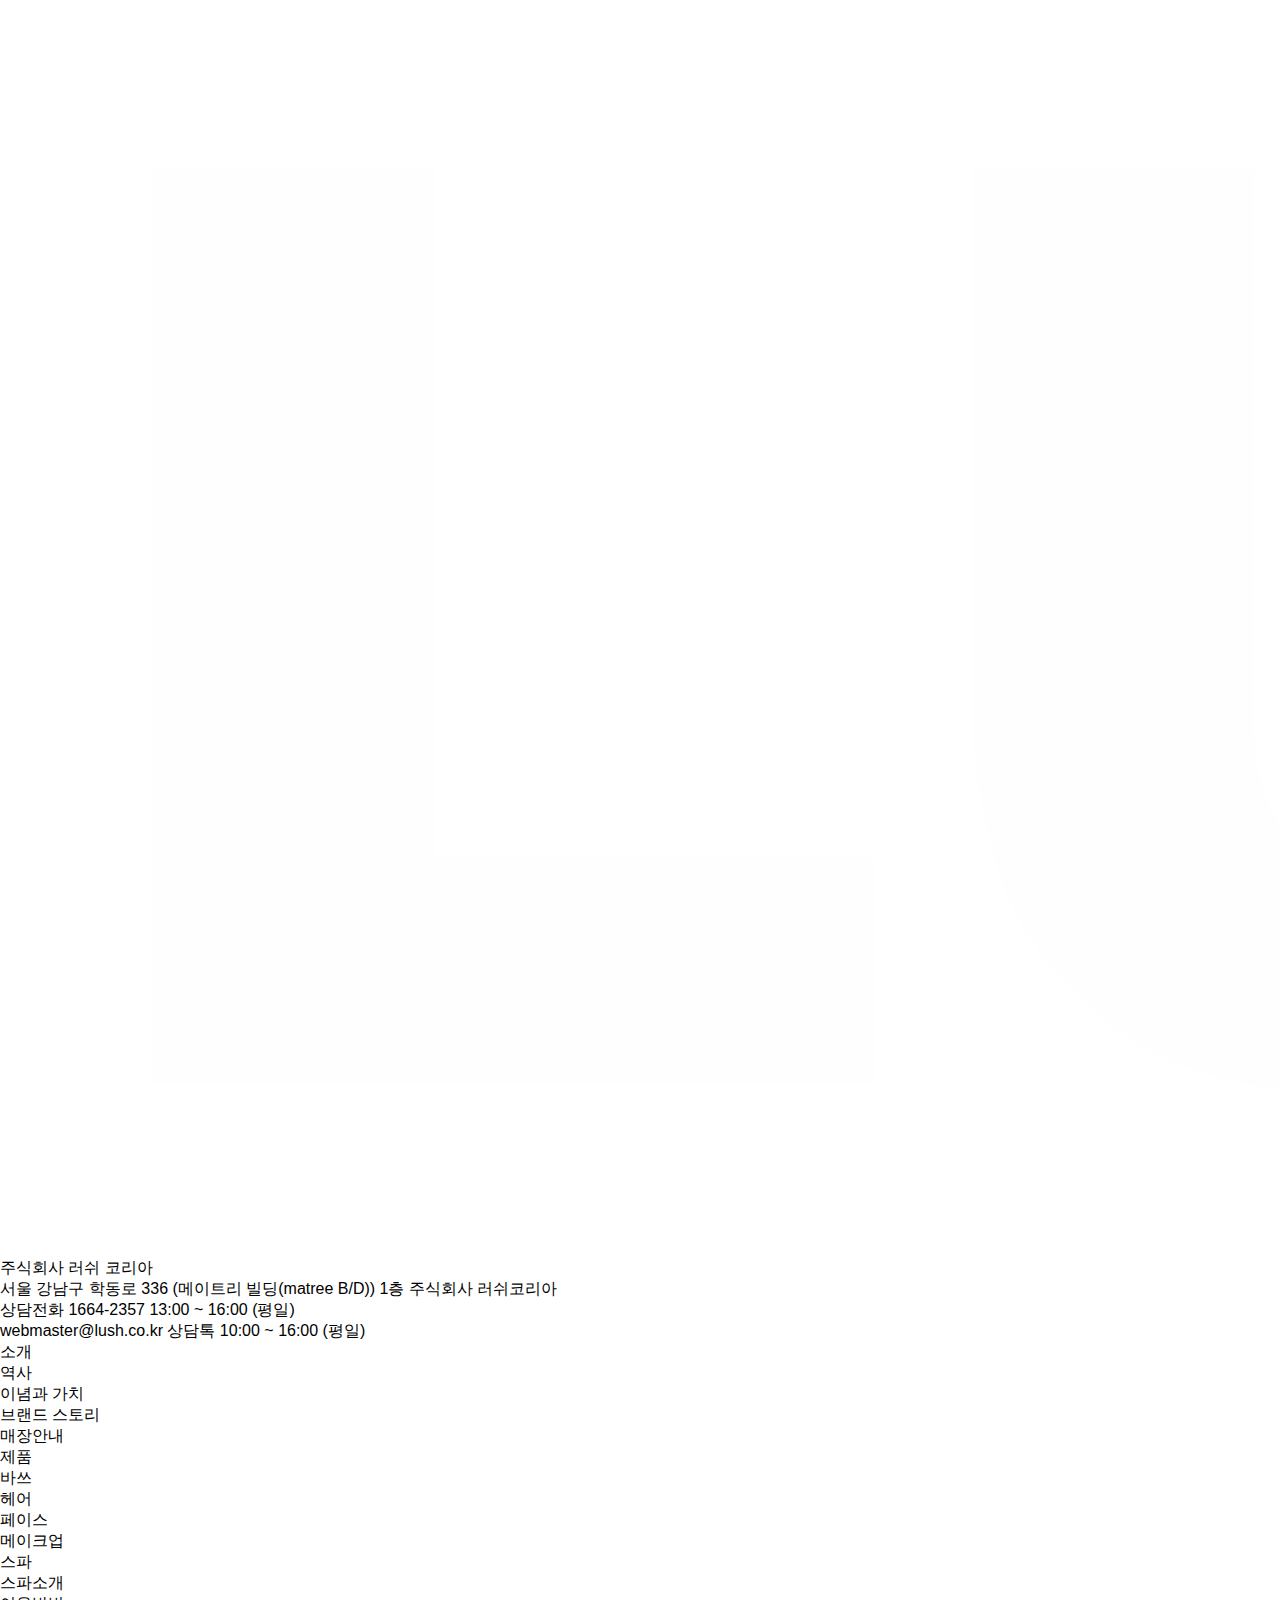
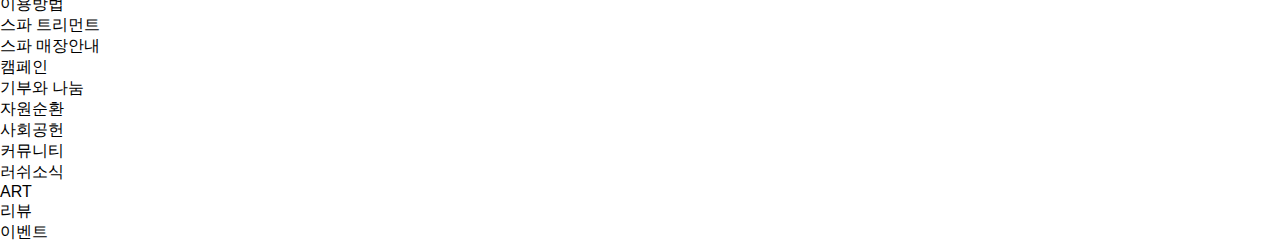
<file: footer.html>
<!DOCTYPE html>
<html lang="en">
<head>
    <meta charset="UTF-8">
    <meta name="viewport" content="width=device-width, initial-scale=1.0">
    <title>Document</title>
    <link rel="stylesheet" href="css/index.css">
</head>
<body>
    <div id="header"></div>
    <div id="section"></div>
    <div id="footer">
        <div class="footer_1">
            <div class="ft_left">
                <h1><img src="images/logowhite.png"></h1>
                <p><span>주식회사 러쉬 코리아</span></p>
                <p>서울 강남구 학동로 336 (메이트리 빌딩(matree B/D)) 1층 주식회사 러쉬코리아</p>
                <p>상담전화 1664-2357 13:00 ~ 16:00 (평일)</p>
                <p>webmaster@lush.co.kr 상담톡 10:00 ~ 16:00 (평일)</p>
            </div>
            <div class="ft_right">
                <ul class="ft_gnb">
                    <li>
                        <a href="#">소개</a>
                        <ul class="ft_sub">
                            <li><a href="#">역사</a></li>
                            <li><a href="#">이념과 가치</a></li>
                            <li><a href="#">브랜드 스토리</a></li>
                            <li><a href="#">매장안내</a></li>
                        </ul>
                    </li>
                    <li>
                        <a href="#">제품</a>
                        <ul class="ft_sub">
                            <li><a href="#">바쓰</a></li>
                            <li><a href="#">헤어</a></li>
                            <li><a href="#">페이스</a></li>
                            <li><a href="#">메이크업</a></li>
                        </ul>
                    </li>
                    <li><a href="#">스파</a>
                        <ul class="ft_sub">
                            <li><a href="spa.html"><span>스파소개</span></a></li>
                            <li><a href="#">이용방법</a></li>
                            <li><a href="#">스파 트리먼트</a></li>
                            <li><a href="#">스파 매장안내</a></li>
                        </ul>
                    </li>
                    <li>
                        <a href="#">캠페인</a>
                        <ul class="ft_sub">
                            <li><a href="camp.html"><span>기부와 나눔</span></a></li>
                            <li><a href="#">자원순환</a></li>
                            <li><a href="#">사회공헌</a></li>
                        </ul>
                    </li>
                    <li><a href="#">커뮤니티</a>
                        <ul class="ft_sub">
                            <li><a href="#">러쉬소식</a></li>
                            <li><a href="#">ART</a></li>
                            <li><a href="#">리뷰</a></li>
                            <li><a href="#">이벤트</a></li>
                        </ul>
                    </li>
                </ul>
            </div>
        </div>
        <div class="footer_2">

        </div>
    </div>
</body>
</html>
</file>
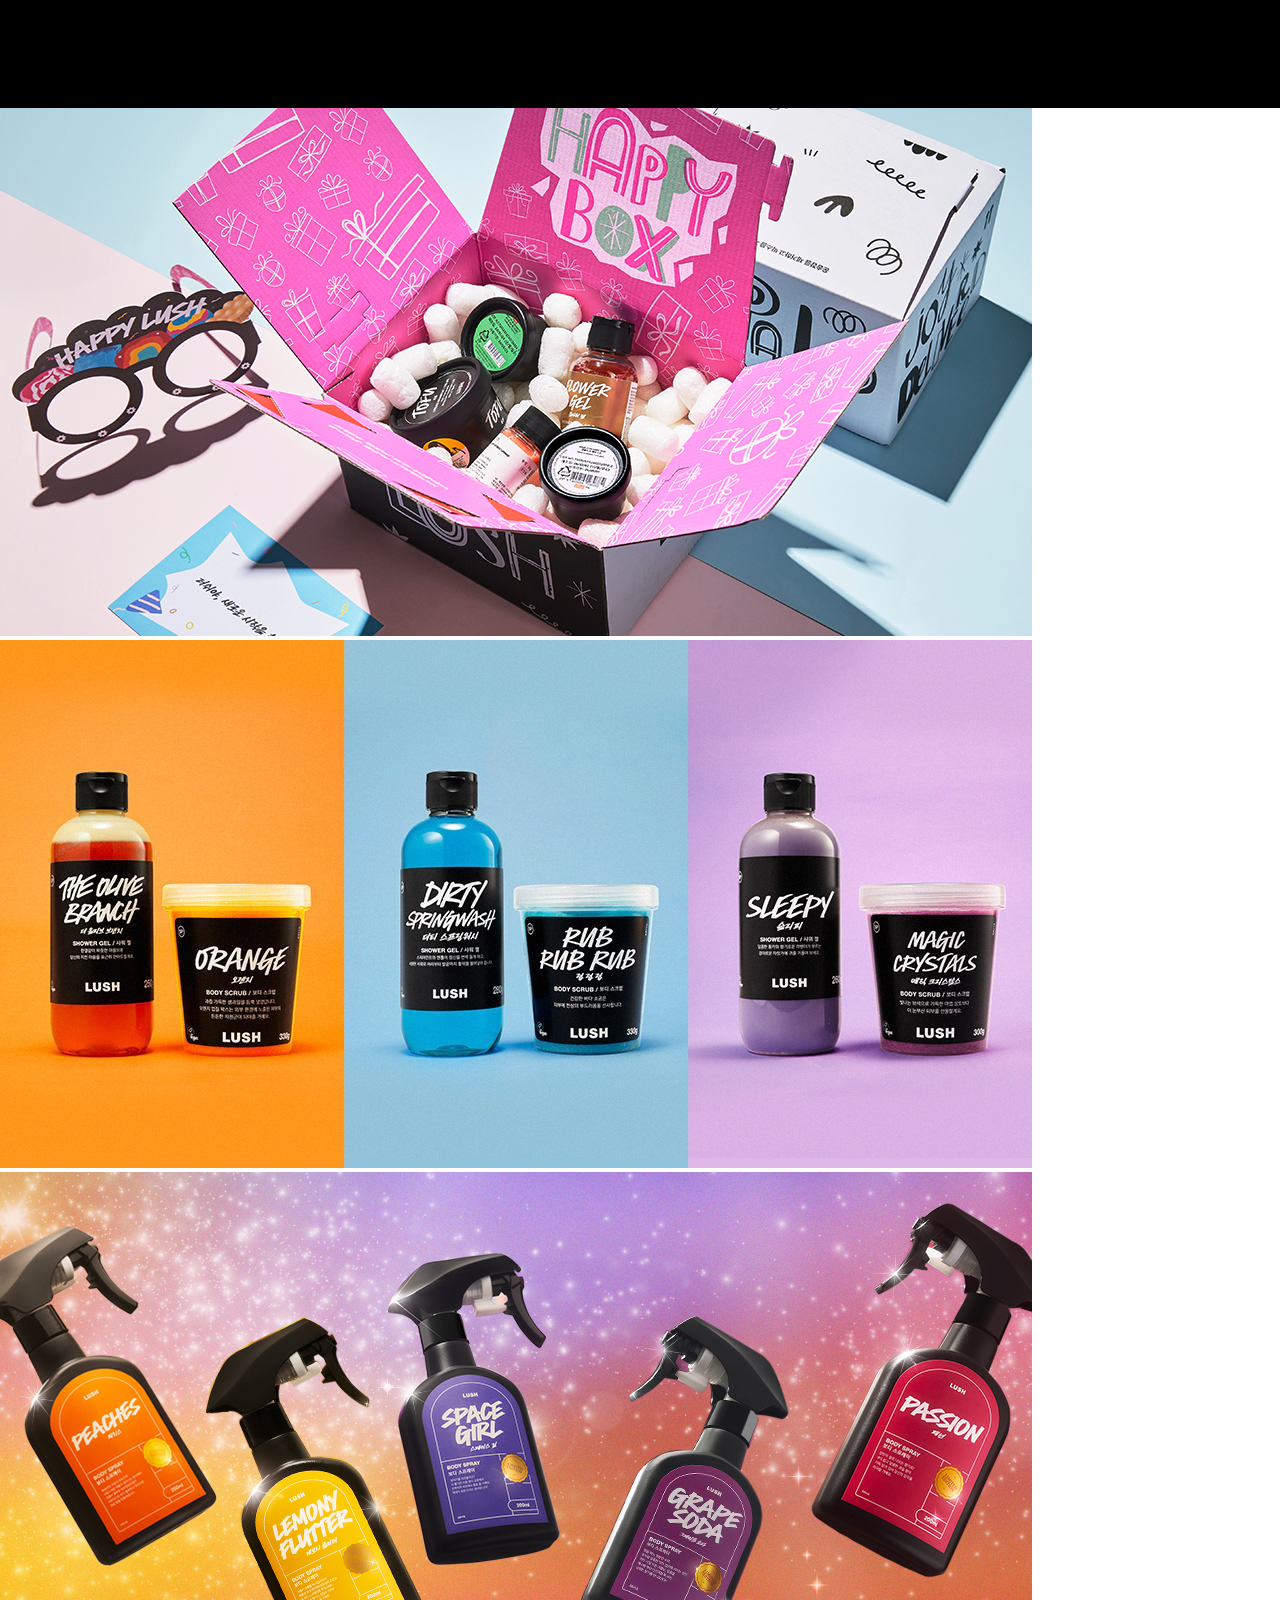
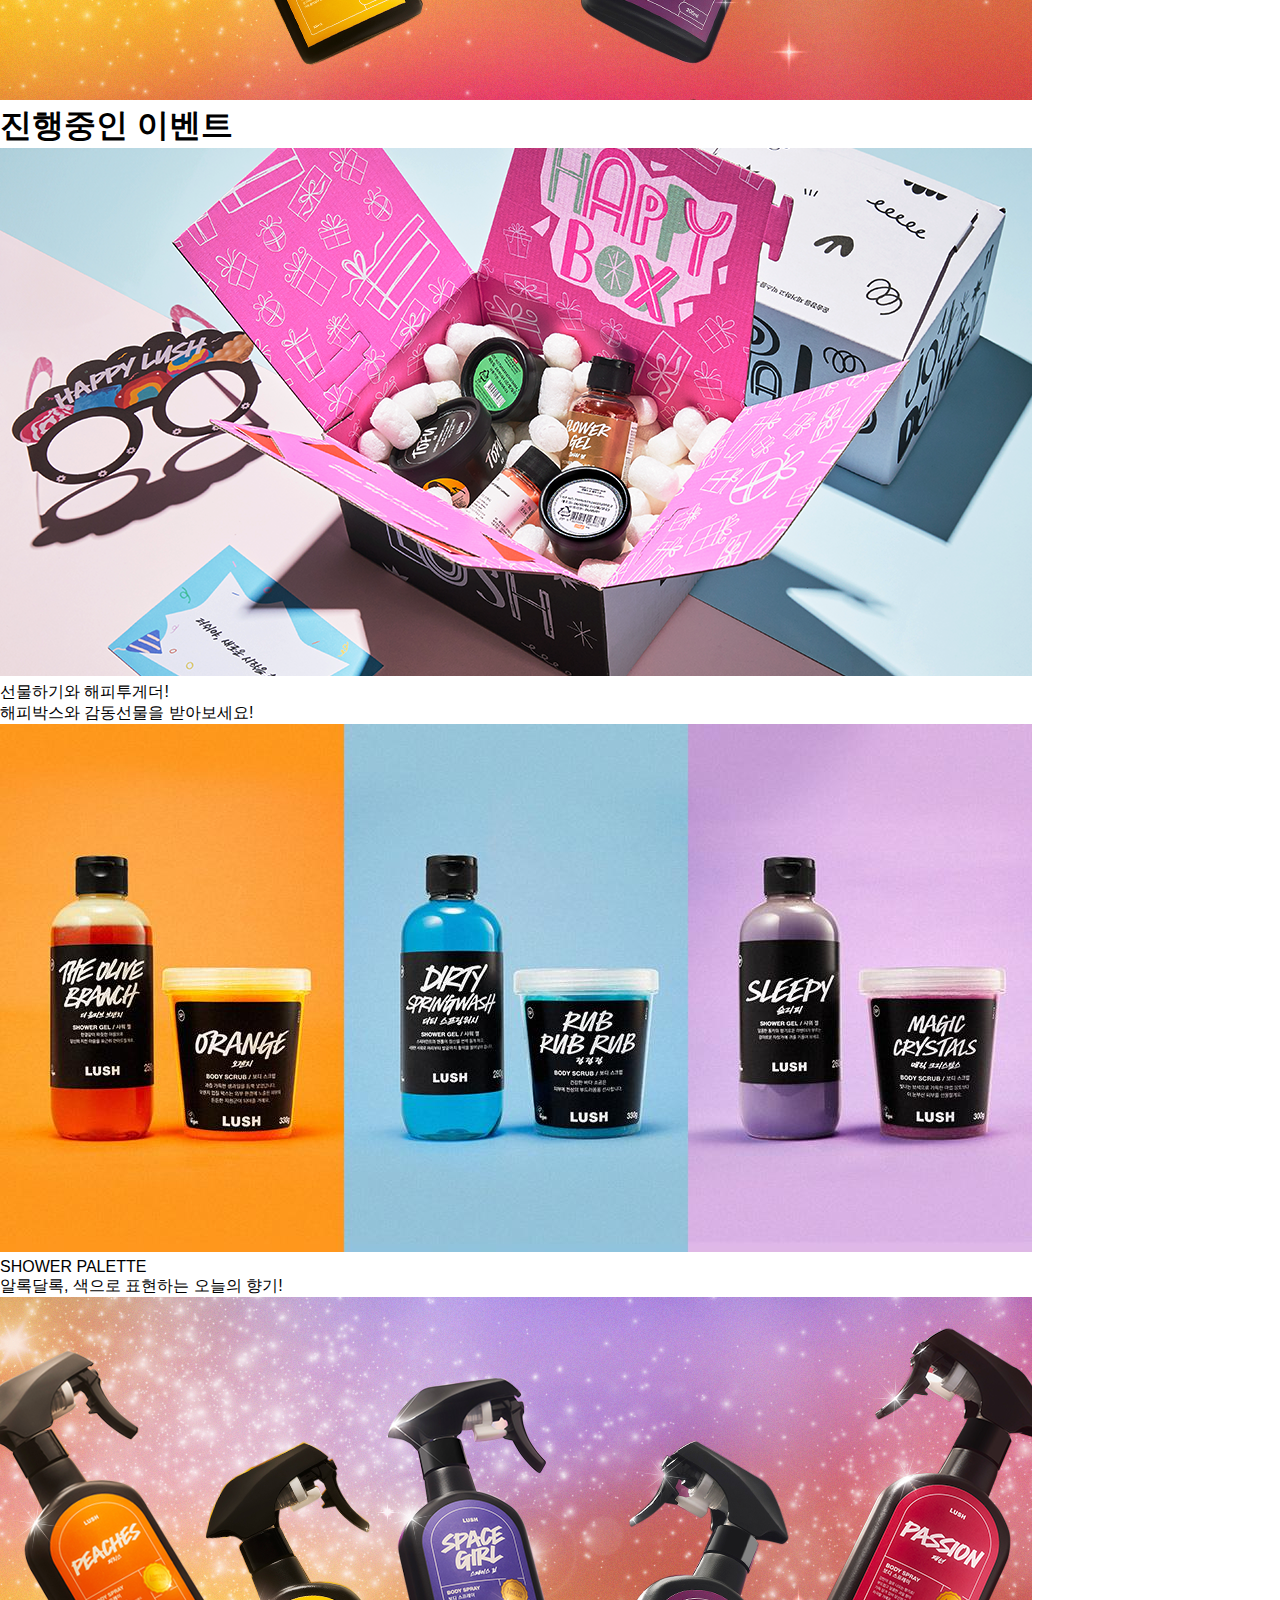
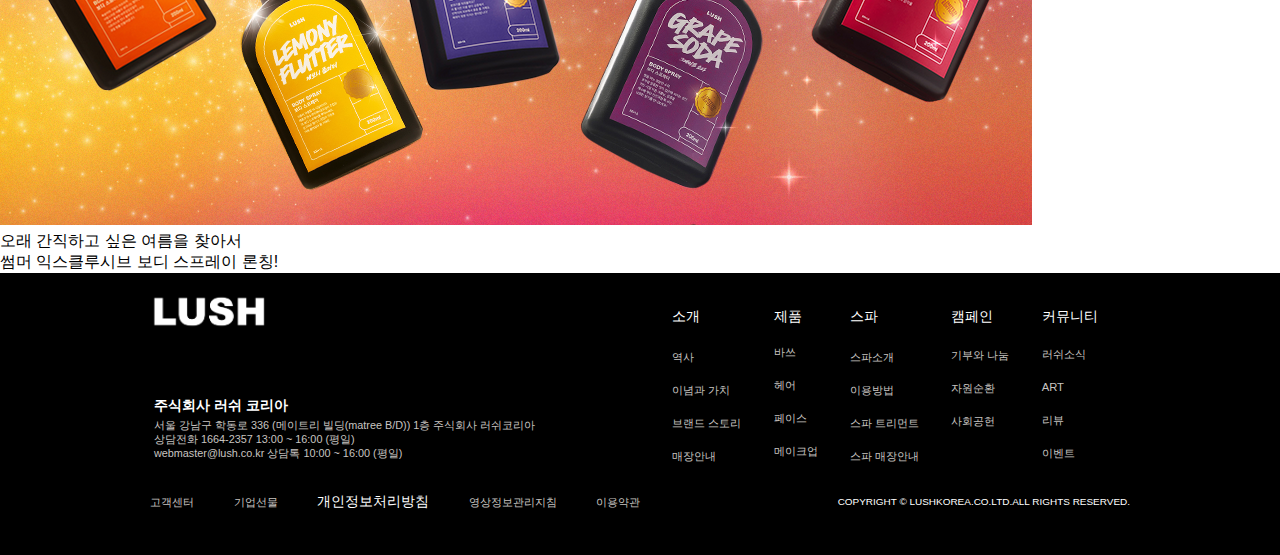
<file: newfooter.html>
<!DOCTYPE html>
<html lang="en">

<head>
    <meta charset="UTF-8">
    <meta name="viewport" content="width=device-width, initial-scale=1.0">
    <title>Document</title>
    <link rel="stylesheet" href="css/newfooter.css">
    <script src="https://code.jquery.com/jquery-3.7.1.min.js"></script>
</head>

<body>
    <div id="header"></div>
    <div id="section">
        <div class="main7">
            <div class="main7_box">
                <div class="main7_tab">
                    <ul class="tab_menu">
                        <li class="active"><img src="images/happy.png" alt="선물하기"></li>
                        <li><img src="images/shower.jpg" alt="샤워플레이트"></li>
                        <li><img src="images/summer.png" alt="여름을 찾아서"></li>
                    </ul>
                </div>
                <div class="conts_group">
                    <h1>진행중인 이벤트</h1>
                    <div class="tab_conts">
                        <div class="event_conts">
                            <h2><img src="images/happy.png" alt="선물하기"></h2>
                            <p><span>선물하기와 해피투게더!</span></p>
                            <p>해피박스와 감동선물을 받아보세요!</p>
                        </div>
                        <div class="event_conts">
                            <h2><img src="images/shower.jpg" alt="샤워플레이트"></h2>
                            <p><span>SHOWER PALETTE</span></p>
                            <p>알록달록, 색으로 표현하는 오늘의 향기!</p>
                        </div>
                        <div class="event_conts">
                            <h2><img src="images/summer.png" alt="여름을 찾아서"></h2>
                            <p><span>오래 간직하고 싶은 여름을 찾아서</span></p>
                            <p>썸머 익스클루시브 보디 스프레이 론칭!</p>
                        </div>
                    </div>
                </div>
            </div>
        </div>
    </div>
    <div id="footer">
        <div class="footer_box">
            <div class="footer_1">
                <div class="ft_left">
                    <h1><img src="images/logowhite.png"></h1>
                    <p><span>주식회사 러쉬 코리아</span></p>
                    <address>
                        <p>서울 강남구 학동로 336 (메이트리 빌딩(matree B/D)) 1층 주식회사 러쉬코리아</p>
                        <p>상담전화 1664-2357 13:00 ~ 16:00 (평일)</p>
                        <p>webmaster@lush.co.kr 상담톡 10:00 ~ 16:00 (평일)</p>
                    </address>
                </div>
                <div class="ft_right">
                    <ul class="ft_gnb">
                        <li>
                            <a href="#">소개</a>
                            <ul class="ft_sub">
                                <li><a href="#">역사</a></li>
                                <li><a href="#">이념과 가치</a></li>
                                <li><a href="#">브랜드 스토리</a></li>
                                <li><a href="#">매장안내</a></li>
                            </ul>
                        </li>
                        <li>
                            <a href="#">제품</a>
                            <ul class="ft_sub">
                                <li><a href="#">바쓰</a></li>
                                <li><a href="#">헤어</a></li>
                                <li><a href="#">페이스</a></li>
                                <li><a href="#">메이크업</a></li>
                            </ul>
                        </li>
                        <li><a href="#">스파</a>
                            <ul class="ft_sub">
                                <li><a href="spa.html"><span>스파소개</span></a></li>
                                <li><a href="#">이용방법</a></li>
                                <li><a href="#">스파 트리먼트</a></li>
                                <li><a href="#">스파 매장안내</a></li>
                            </ul>
                        </li>
                        <li>
                            <a href="#">캠페인</a>
                            <ul class="ft_sub">
                                <li><a href="camp.html"><span>기부와 나눔</span></a></li>
                                <li><a href="#">자원순환</a></li>
                                <li><a href="#">사회공헌</a></li>
                            </ul>
                        </li>
                        <li><a href="#">커뮤니티</a>
                            <ul class="ft_sub">
                                <li><a href="#">러쉬소식</a></li>
                                <li><a href="#">ART</a></li>
                                <li><a href="#">리뷰</a></li>
                                <li><a href="#">이벤트</a></li>
                            </ul>
                        </li>
                    </ul>
                </div>
            </div>
            <div class="footer_2">
                <div class="ft_menu">
                    <p><a href="#">고객센터</a></p>
                    <p><a href="#">기업선물</a></p>
                    <p><span><a href="#">개인정보처리방침</a></span></p>
                    <p><a href="#">영상정보관리지침</a></p>
                    <p><a href="#">이용약관</a></p>
                </div>
                <div class="copy">
                    <p>COPYRIGHT © LUSHKOREA.CO.LTD.ALL RIGHTS RESERVED.</p>
                </div>
            </div>
        </div>
    </div>
</body>

</html>
</file>
<file: css/index.css>
@charset "UTF-8";

*{margin: 0; padding: 0;}
ul{list-style: none;}
a{text-decoration: none; color: black;}

body{
  font-family: "Inter","Noto Sans KR", sans-serif;
  font-optical-sizing: auto;
  font-weight: weight;
  font-style: normal;
}
/* .clearFix::after{
    content:"";
    display: block;
    clear: both;
} */

#section .main1{
    width: 100%; height:50%;
    position: relative;
    background-color: black;
}
#section .main1 .wrap_list{
    width: 100%; height: 100%; 
    overflow: hidden;
    margin: 0 auto;
}
#section .main1 .wrap_list .list{
    width: 300%; height: 100%;
    margin-left: -100%;
    display: flex;
}
#section .main1 .wrap_list .list>li{
    width: calc(100% / 3); height: 100%;
    background-repeat: no-repeat;
    background-color: black;
    box-sizing: border-box;
}
#section .main1 .wrap_list .list>.aa{
    display: flex;
    /* background-position: center;
    background-image: url(../images/bn_3.jpg);
    padding-bottom: 15%; */
}
#section .main1 .wrap_list .list>.bb{
    background-image: url(../images/bn2.jpg);
    background-size:90%;
    background-position: center;
    box-sizing: border-box;
    padding-bottom: 15%;
}
#section .main1 .wrap_list .list>.cc{
    background-image: url(../images/bn.jpg);
    background-position: center;
    background-size:cover;
    padding-bottom: 16%;
    box-sizing: border-box;
}
#section .main1 .wrap_list .list .aa .main_left{
    width: 50%;
    background-image: url(../images/bn_4_02.jpg);
    background-size: contain;
    background-position: bottom;
    background-repeat: no-repeat;
    margin-left: 5%;
}
#section .main1 .wrap_list .list .aa .main_right{
    width: 50%;
    background-color: black;
}
#section .main1 .wrap_list .list .aa .main_right>.lo_w{
    width: 30%;
    margin: 0 auto;
    padding: 5% 0 2% 0;
}
#section .main1 .wrap_list .list .aa .main_right>.lo_w>img{
    width: 100%;
}
#section .main1 .wrap_list .list .aa .main_right>h2{
    color: white;
    font-size: 1.5vw;
    text-align: center;
    margin-bottom: 3%;
}
#section .main1 .wrap_list .list .aa .main_right>.main_bn{
    width: 50%;
    margin: 0 auto;
}
#section .main1 .wrap_list .list .aa .main_right>.main_bn>img{
    width: 100%;
}
#section .main1 .wrap_list .list .aa .main_right>p{
    margin-top: 2%;
    color: white;
    text-align: center;
    font-size: 1.1vw;
    font-weight: 300;
}

#section .main1>p{
    position: absolute;
    top:35%;
    font-size: 4vw;
    cursor: pointer;
    color: white;
}
#section .main1 .prev{left: 10px;
    color: white;}
#section .main1 .next{right: 10px;
    color: white;}

#section .main2{
    width: 100%; height:0;
    padding: 4%;
    box-sizing: border-box;
    background-color:#fc3468;
}
#section .main2>.surf{
    width: 70%;
}
#section .main2 .surf h1{
    padding-left: 15%;
    color: white;
    margin-top: -4%;
}
#section .main2 .surf>h1>span{
    font-size: 4.5vw;
    padding:3%;
    padding-top: 120px;
}
#section .main2 .surf h1>input{
    border: 5px solid white;
    border-radius: 35px;
    width: 30%; height: 5%;
    padding: 1% 6%;
    vertical-align:top;
    margin-top: 1%;
    /* text-align: right; */
    font-size: 2.1vw;
    background-color: #fc3468;
    color: white;
    outline:none;
}
#section .main3{
    width:100%; height: 0;
    padding-bottom: 60%;
    margin: 0 auto;
    overflow: hidden;
    position: relative;
    background-image: url(images/gradation.png);
    background-position-x: 50%;
}
#section .main3 .whoweare{
    /* background-color: aqua; */
    width: calc(100% - 300px);
    margin: 0 auto;
}
#section .main3 .whoweare>h1{
    padding-top:7%;
    padding-left: 5%;
    font-size: 4.5vw;
    line-height: 100%;
    box-sizing: border-box;
}
#section .main3 .whoweare>h2{
    margin-left: 60%;
    margin-top: -10%;
    transform: rotate(-45deg);
    animation: shiny 3s linear infinite;
}
@keyframes shiny {
    0% { transform: rotate(0deg);}
    50% {transform: rotate(15deg)}
    100% {transform: rotate(0deg);}
}
#section .main3 .whoweare>h2>img{
    width: 20%;
}
#section .main3 .whoweare>.main3_box{
    display: flex;
    justify-content: space-between;
    margin-bottom: 5%;
}
#section .main3 .whoweare .main3_box>li:first-child{
    align-items: center;
    text-align: center;
}
#section .main3 .whoweare .main3_box>li:first-child>img{
    width: 100%;
    margin-top: 38%;
    margin-left: 20%;
}
#section .main3 .whoweare .main3_box>li:nth-child(2){
    margin-top: 12%; font-size: 1vw;
    margin-left: 5%;
    width: 55%;
    padding: 0px 5%;
    box-sizing: border-box;

}
#section .main3 .whoweare .main3_box>li:nth-child(2)>.main3_bold{
    min-width:fit-content;
    font-weight: bold;
    margin-bottom: 10%;
    font-size: 1.2vw;
}
#section .main3 .whoweare .main3_box>li:nth-child(2)>button{
    width: 10vw; height: 3vw;
    margin-top: 7%;
    align-content: center;
    color: black;
    font-size: 1.3vw;
    font-weight: bold;
    border-radius: 50px;
    outline: none; 
    cursor: pointer;
    border:2px solid black;    
}
#section .main3 .whoweare .main3_box>li:nth-child(2)>button:hover{
    border-color: white;
    transition: all 1s;
    background-color: black;
    color: white;
    border:none;
}
#section .main3 .whoweare .main3_box>li:nth-child(3){
    margin-top: -5%;
    margin-right: 7%;
    align-items: center;
    text-align: center;
}
#section .main3 .whoweare .main3_box>li:nth-child(3)>p>img{
    width: 120%;
}
#section .main3>.text_stroke{
    position: absolute;
    bottom:0; left: 0;
    width:max-content;
    /* background-color: #EEFF70; */
    font-size: 4.5vw;
    text-wrap: nowrap;
    font-weight: bold;
    /* overflow: hidden; */
    animation: event 10s linear infinite;
    z-index: 1;
}
@keyframes event {
    0% { left: 100;}
    100% { left: -100%; }
}
#section .main3>.text_stroke p>img{
    padding-bottom: 20px;
}
#section .main3>.text_stroke p>span{
    color: white;
    text-shadow: -1px 0px black, 0px 1px  black , 1px 0px  black, 0px -1px  black;
}
#section .main4{
    width: 100%; height:0;
    padding-bottom: 60%;
    /* background-color: #875AC3; */
}
#section .main4 .product{
    width: calc(100% - 300px);
    margin: 0 auto;
    /* background-color: #e95d83; */
    /* padding-bottom: 40%; */
}
#section .main4 .product>h1{
    padding: 12% 0% 5% 0;
    font-size: 4vw;
    text-align: center;
}
#section .main4 .product>h1>span{
    color: #fc3468;
}
#section .main4 .product .swiper-wrapper .swiper-slide p{
    text-align: center;
}
#section .main4 .product .swiper-wrapper .swiper-slide p>img{
    width: 70%;
    margin: 0 auto;
    text-align: center;
    background-color: #E4E4E4;
    cursor: pointer;
}

#section .main4 .product .swiper-wrapper{
    display: flex;
    justify-content: space-between;
    width: 100%;
    /* display: -webkit-box;
    display: -ms-flexbox;
    -webkit-box-pack: center;
    -ms-flex-pack: center;
    -webkit-justify-content: center;
    -webkit-box-align: center;
    -ms-flex-align: center;
    -webkit-align-items: center;
    align-items: center; */
}

#section .main4 .product .swiper-wrapper .swiper-slide{
    width: 100%;
    margin: 0 auto;
    text-align: center;
    font-size: 18px;
}

#section .main4 .product .swiper-wrapper .swiper-slide img{
    display: block;
    width: 100%;
    height: 100%;
    text-align: center;
    object-fit: cover;
}

#section .main4 .product .swiper-wrapper .swiper-slide>h3{
    font-size: 1.3vw;
    font-weight: 600;
    margin-bottom: 5px;
}
#section .main4 .product .swiper-wrapper .swiper-slide>p{
    margin-bottom: 10px;
    color: #4B4B4B;
    font-size: 1vw;
    font-weight: 300;
}
#section .main4 .product .swiper-wrapper .swiper-slide .more{
    margin-bottom: 1px;
    cursor: pointer;
    position: relative;
    width: 40%;
    padding: 2% 0;
    margin: 0 auto;
    overflow: hidden;
    border: 0.5px solid #c8c4c1;
    font-size: 0.8vw;
}
#section .main4 .product .swiper-wrapper .swiper-slide .more::before{
    content: "";
    display: block;
    width: 113%; height: 110%;
    transform: skew(-30deg);
    background-color: #fc3468;
    position: absolute;
    left:-120%; top:0;
    transition:all 0.5s;
    z-index: 1;
}
#section .main4 .product .swiper-wrapper .swiper-slide .more:hover::before{
    left: -6%;
    z-index: -1;
}
#section .main4 .product .swiper-wrapper .swiper-slide .more>.see{
    width:60%;
    margin: 0 auto;
    text-align: center;
    box-sizing: border-box;
}
#section .main4 .product .swiper-wrapper .swiper-slide .more:hover>.see{
    color: white;
    transition:all 0.5s;
}

#section .main4 .product .swiper-pagination{
    box-sizing: border-box;
    padding-top: 5%;
    position: relative;
    top: 0%; left: 0;
}
/* ---------------------------------------------------------------------------- */
#section .main5{
    width: 100%; height: 0;
    padding-top: 5%;
    padding-bottom: 70%;
    position: relative;
    background-color: #fffcf4;
}
#section .main5 .main5_box{
    width: calc(100% - 300px);
    margin: 0 auto;
    display: flex;
}
#section .main5>.left{
    position: absolute;
    top:0%; left: 30%;
}
#section .main5>h2>img{
    width: 20%;
}
#section .main5>.main5_box>.main5_left .swiper-button-next,
#section .main5>.main5_box>.main5_left .swiper-button-prev{
    color: #4B4B4B;
}
#section .main5>.right{
    position: absolute;
    top:0%; right: 10%;
}
#section .main5>h1{
    font-size: 5vw;
    text-align: center;
    background: linear-gradient(to top, #faf6f8, #fc3468);
    color: transparent;
    background-clip: text;
}
#section .main5>h4{
    font-size: 2vw;
    font-weight: 400;
    color: #4B4B4B;
    text-align: center;
    margin-bottom: 5%;
}

#section .main5 .main5_box>.main5_left{
    width: 50%;
}
/*  */
.swiper {
    width: 100%;
    height: 90%;
}

.swiper-slide img {
    display: block;
    width: 100%;
    object-fit: cover;
}

#section .main5 .main5_box>.main5_right{
    width: 48%;
    margin-left: 2%;
}
#section .main5 .main5_box>.main5_right>ul{
    display: flex;
    flex-wrap: wrap;
    width: 100%; height: 90%;
}
#section .main5 .main5_box>.main5_right>ul>li{
    width: 50%; height: 50%;
    box-sizing: border-box;
    text-align: center;
    cursor: pointer;
}
#section .main5 .main5_box>.main5_right>ul>li>p{
    font-size: 0.9vw;
    color: #656565;
    letter-spacing: -1;
    font-weight: 350;
}
#section .main5 .main5_box>.main5_right>ul>li>.view{
    color: #fc3468;
    font-weight: bold;
    width: 30%; height: 10%;
    margin: 0 auto;
    font-size: 0.9vw;
    padding-top:2%;
    /* font-style: italic; */
    font-weight: 500;
    position: relative;
    overflow: hidden;
}
#section .main5 .main5_box>.main5_right>ul>li>.view::before{
    content: "";
    display: block;
    width: 120%;
    border-bottom: 2px solid #fc3468;;
    position: absolute;
    left:-120%; top:70%;
    transition:all 0.5s;
    z-index: 1;
}
#section .main5 .main5_box>.main5_right>ul>li>.view:hover::before{
    margin-left: 110%;
}
#section .main5 .main5_box>.main5_right>ul>li:hover{
    background-color: #faf6f2;
}
#section .main5 .main5_box>.main5_right>ul>li>h1{
    width: 90%; height: 80%;
    margin: 0 auto;
    text-indent: -9999999px;
    /* background-color: aqua; */
    background-size: contain;
    background-repeat: no-repeat
}
#section .main5 .main5_box>.main5_right>ul>li>h2{
    font-size: 1vw;
    margin-top: -5%;
}
#section .main5 .main5_box>.main5_right>ul>.new1>h1{
    background-image: url(../images/oceansalt.png);
}

#section .main5 .main5_box>.main5_right>ul>.new1:hover>h1{
    background-image: url(../images/oceansalt_1.png);
    transition: all 1s;
}
#section .main5 .main5_box>.main5_right>ul>.new2>h1{
    background-image: url(../images/enchanted_2.png);
}

#section .main5 .main5_box>.main5_right>ul>.new2:hover>h1{
    background-image: url(../images/enchanted.png);
    transition: all 1s;
}
#section .main5 .main5_box>.main5_right>ul>.new3>h1{
    background-image: url(../images/milk.png);
}

#section .main5 .main5_box>.main5_right>ul>.new3:hover>h1{
    background-image: url(../images/s_milk.png);
    transition: all 1s;
}
#section .main5 .main5_box>.main5_right>ul>.new4>h1{
    background-image: url(../images/guardian.png);
}

#section .main5 .main5_box>.main5_right>ul>.new4:hover>h1{
    background-image: url(../images/gua.png);
    transition: all 1s;
}


/*  */
#section .main6{
    width: 100%; height: 0;
    padding-top: 10%;
    padding-bottom: 50%;
}
#section .main6_box{
    width: calc(100% - 300px);
    margin: 0 auto;
    /* background-color: #e95d83; */
}
#section .main6 .main6_box>.main6_title{
    background-image: url(../images/shop_bg.png);
    background-size: cover;
    background-repeat: no-repeat;
    width: 100%;
    height: 15vw;
    /* padding: 3%; */
    text-align: center;
    color: black;
    font-size: 2vw;
    align-content: center;
}
#section .main6 .main6_box>.main6_title>p{
    color: black;
    z-index: 1;
}
#section .main6 .main6_box>.main6_conts{
    width: 100%;
    display: flex;
    justify-content: space-between;
}

#section .main6 .main6_box>.main6_conts>ul{
    padding-top: 7%;
    width: calc(100%/3);
    margin: 0 auto;
    text-align: center;
}
#section .main6 .main6_box>.main6_conts>ul>li>img{
    width: 70%;
    margin-bottom: 5%;
}
#section .main6 .main6_box>.main6_conts>ul>.con_title{
    font-weight: bolder;
    margin-bottom: 10px;
}
#section .main6 .main6_box>.main6_conts>ul>.con_title>p{
    font-size: 1.5vw;
}
#section .main6 .main6_box>.main6_conts>ul>li>p{
    font-size: 1.2vw;
    line-height:2cap;
    color: #4B4B4B;
}
#section .main7{
    padding-top: 10%;
    width: 100%; height: 0;
    padding-bottom: 50%;
}
#section .main7>.main7_box{
    background-image: url(../images/gr_bg.png);
    padding-bottom: 2%;
    width: calc(100% - 300px);
    margin: 0 auto;
    display: flex;
    flex-direction: row-reverse;
    justify-content: space-between;
}
#section .main7>.main7_box>.main7_tab{
    width: 40%;
}
#section .main7>.main7_box>.main7_tab>.tab_menu{
    /* align-content: center;
    align-items: center; */
    text-align: center;
    margin-top: 5%;
}
#section .main7>.main7_box>.main7_tab>.tab_menu>li>img{
    width: 60%;
    margin-top: 2%;
    /* border-radius: 30px; */
    cursor: pointer;
    border-radius: 0px 20px 0px 20px;
}
#section .main7>.main7_box>.main7_tab{
    width: 50%;
}
#section .main7>.main7_box>.conts_group{
    width: 70%;
    position: relative;
}
#section .main7>.main7_box>.conts_group>h1{
    color: #4B4B4B;
    margin-left: 10%;
    margin-top: 7%;
    font-size: 2.3vw;
}
#section .main7>.main7_box>.conts_group>.tab_conts>.event_conts{
    width: 100%;
    text-align: center;
    position: absolute;
    top:25%; left: 5%;
    display: none;
}
#section .main7>.main7_box>.conts_group>.tab_conts>.event_conts:first-child{
    display: block;
}

#section .main7>.main7_box>.conts_group>.tab_conts>.event_conts h2>img{
    width: 90%;
    /* border-radius: 30px; */
    margin-top: -1%;
    border-radius: 50px 0 50px 0;
}
#section .main7>.main7_box>.conts_group>.tab_conts>.event_conts>p{
    text-align: left;
    margin-top: 1%;
    margin-left: 7%;
    font-size: 1vw;
}
#section .main7>.main7_box>.conts_group>.tab_conts>.event_conts>p>span{
    font-size: 1.2vw;
    font-weight: 600;
    margin-top: 15%;
}



/* PC_1300 ver -------------------------------------------*/
@media all and (min-width:1025px) and (max-width:1300px){
    #section .main3{
        width: 100%;
    }
    #section .main3 .whoweare .main3_box>li:first-child>img{
        margin-left: -1%;
        padding-top: 10%;
        box-sizing: border-box;
        width: 100%;
    }
    #section .main3 .whoweare .main3_box>li:nth-child(2){
        width: 100%;
        padding: 2%;
        margin-left: 0%;
    }
    #section .main3 .whoweare .main3_box>li:nth-child(2)>.main3_bold{
        font-size: 1.2vw;
    }
    #section .main3 .whoweare .main3_box>li:nth-child(2)>p{
        font-size: 0.98vw;
    }
    #section .main3 .whoweare .main3_box>li:nth-child(2)>button{
        width: 30%;
        margin-top: 8%;
    }
    #section .main3 .whoweare .main3_box>li:nth-child(3){
        padding-top:2.9%;
    }
    #section .main4{
        width: 100%; height: 0;
        padding-bottom: 60%;
    }
    #section .main4 .product{
        width: 90%;
        margin: 0 auto;
    }
    #section .main4 .product>.mySwiper{
        width: 100%;
    }

    #section .main5>h1{
        font-size: 6.5vw;
    }
    #section .main5 .main5_box{
        width: calc(100% - 200px);
        margin: 0 auto;
    }
    #section .main5 .main5_box>.main5_left{
        width: 50%;
    }
    #section .main5 .main5_box>.main5_right{
        width: 50%;
    }
    #section .main5 .main5_box>.main5_right>ul>li>h2{
        font-size: 1.4vw;
    }
    #section .main5 .main5_box>.main5_right>ul>li>p{
        font-size: 1.2vw;
    }
    #section .main5 .main5_box>.main5_right>ul>li>.view{
        padding: 0;
        width: 50%;
        font-size: 1.3vw;
    }
    #section .main6{
        width: 100%; height: 0;
        margin-top: 5%;
        margin-bottom: 10%;
    }
    #section .main6>.main6_box{
        width: calc(100% - 200px);
        text-align: center;
        margin: 0 auto;
    }
    #section .main6>.main6_box>.main6_title{
        margin-bottom: 5%;
        width: 100%; height: 15vh;
        padding: 0;
        background-size: cover;
    }
    #section .main6 .main6_box>.main6_conts{
        width: 100%;
        margin: 0 auto;
    }
    #section .main7{
        width: 100%;
    }
    #section .main7 .main7_box{
        width: calc(100% - 200px);
        margin: 0 auto;
    }
    #section .main7 .main7_box>.conts_group>h1{
        color: #fc3468;
    }
}



/* 테블릿 -------------------------------------------------*/
@media all and (min-width:769px) and (max-width:1024px){
#section .main1{
    margin-top: 7%;
}
#section .main1 .lo_w>img{
    margin-top: 5%;

}
#section .main3{
    width: 100%; height: 0;
    padding-bottom: 60%;
}
#section .main3 .whoweare{
    width: calc(100% - 100px);
    margin: 0 auto;
}
#section .main3 .whoweare .main3_box>li>.main3_bold{
    display: none;
}
#section .main3 .whoweare .main3_box>li:nth-child(2)>p{
    font-size: 1.35vw;
    text-align: center;
    letter-spacing: -1px;
    margin-top: 30%;
    text-align: center;
}
#section .main3 .whoweare .main3_box>li:nth-child(2)>button{
    font-size: 1.2vw;
    width: 60%;
    margin-top: 15%;
    margin-left: 20%;
}
#section .main4{
    width: 100%; height: 0;
    padding-bottom: 70%;
}
#section .main4 .product{
    width: 100%;
    margin: 0 auto;
}
#section .main4 .product>h1{
    font-size: 5vw;
}
#section .main4 .product>.mySwiper{
    width: 100%;
}
#section .main4 .product>.mySwiper>swiper-slide>h3{
    font-size: 1.6vw;
}
#section .main4 .product>.mySwiper>swiper-slide>p{
    font-size: 1.5vw;
}
#section .main4 .product>.mySwiper>swiper-slide>.more{
    width: 50%;
}
#section .main4 .product>.mySwiper>swiper-slide>.more>.see{
    font-size: 1.3vw;
}


#section .main5{
    width: 100%; height: 0;
    padding-bottom: 170%;
    background-color: white;
}
#section .main5>h1{
    font-size: 7vw;
}
#section .main5>h4{
    font-size: 3vw;
}
#section .main5 .main5_box{
    width: calc(100% - 100px);
    margin: 0 auto;
    display: block;
}
#section .main5 .main5_box .main5_left{
    width: 100%;
}
.swiper-slide img{
    width: 100%;
    object-fit: fill;
}
.swiper-button-next{
    color:  #E4E4E9;
}
.swiper-button-prev{
    color:  #E4E4E9;
}
#section .main5 .main5_box .main5_right{
    width: 100%;
    margin: 0;
}
#section .main5 .main5_box .main5_right>ul{
    padding-top: 2%;
    box-sizing: border-box;
}
#section .main5 .main5_box .main5_right>ul>li{
    width: 25%; height: 50dvh;
}
#section .main5 .main5_box .main5_right>ul>li>h1{
    background-position: center;
    background-size: cover;
}
#section .main5 .main5_box .main5_right>ul>li>h2{
    margin-top: 1%;
    font-size: 1.6vw;
}
#section .main5 .main5_box .main5_right>ul>li>p{
    font-size: 1.5vw;
}
#section .main5 .main5_box .main5_right>ul>li>.view{
    width: 50%;
    font-size: 1.6vw;
}
#section .main5 .main5_box>.main5_right>ul>li>.view::before{
    display: none;
}
#section .main6{
    width: 100%; height: 0;
    margin-bottom: 35%;
    margin-top: 15%;
    box-sizing: border-box;
}
#section .main6>.main6_box{
    width: calc(100% - 100px);
    margin: 0 auto;
}
#section .main6>.main6_box>.main6_title{
    padding: 0;
    width: 100%; height: 15vh;
    margin: 0 auto;
}
#section .main6>.main6_box>.main6_title>p{
    font-size: 2.5vw;
}
#section .main6>.main6_box>.main6_title>h2{
    font-size: 4vw;
}
#section .main6>.main6_box>.main6_conts{
    margin-top: 10%;
}
#section .main6>.main6_box>.main6_conts ul>li>p{
    font-size: 1.7vw;
}
#section .main6>.main6_box>.main6_conts ul>.con_title>p{
    font-size: 2.2vw;
}
#section .main7>.main7_box{
    width: 100%;
}
#section .main7>.main7_box>.conts_group>h1{
    border: 1px solid white;
    font-size: 3.2vw;
    color: #e95d83;
}
#section .main7>.main7_box>.conts_group>.tab_conts>.event_conts>p{
    font-size: 1.3vw;
    color: #4B4B4B;
    font-weight: 300;
}
#section .main7>.main7_box>.conts_group>.tab_conts>.event_conts>p>span{
    font-size: 1.7vw;
}
}

/* 모바일------------------------------------------------------------ */
@media all and (max-width: 768px){
    #section .main1{
        background-color: black;
        width: 100%; height: 50%;
        margin: 0; padding: 0;
        box-sizing: border-box;
        padding-bottom: 20%;
    }
    #section .main1 .wrap_list .list{
        box-sizing: border-box;
        padding-bottom: -5%;
        margin-left: 0%;
    }

    #section .main1 .aa{
        /* padding-top: 5%; */
        padding-bottom: -5%;
        
    }
    #section .main1 .aa>.main_left{
        display: none;
    }
    #section .main1 .wrap_list .list .bb{
        border: 1px solid red;
        margin-top: 5%;
        background-size: contain;
        padding-bottom: -5%;
        display: none;
    }
    #section .main1 .wrap_list .list .cc{
        margin-top: 5%;
        background-size: cover;
        padding-bottom: -5%;
    }
    #section .main1 .wrap_list .list .aa .main_right{
        width: 100%;
        background-color: black;
        padding: 0;
        /* margin-top:15% */
    }
    #section .main1 .wrap_list .list .aa .main_right>.lo_w{
        width: 50%;
        padding: 0 0 0 0;
        /* background-color: #656565; */
    }
    #section .main1 .wrap_list .list .aa .main_right>.lo_w>img{
        width: 100%;
        margin-top: 60%;
        /* border: 1px solid red; */
    }
    #section .main1 .wrap_list .list .aa .main_right>h2{
        font-size: 4vw;
        font-weight: 300;
        margin: 5% 0;
    }
    #section .main1 .wrap_list .list .aa .main_right>.main_bn{
        width: 80%;
    }
    #section .main1 .wrap_list .list .aa .main_right>p{
        font-size: 3vw;
        margin-top: 5%;
    }
    #section .main1>p{
        display: none;
    }
    #section .main2{
        width: 100%; height: 180px;
        display: none;
    }
    #section .main2>.surf>h1{
        margin-top: 3%;
        
    }
    #section .main2>.surf>h1>span{
        font-size: 7vw;
    }
    #section .main2>.surf>h1>input{
        padding: 6%;
        outline: none;
    }
    #section .main3{
        width: 100%; height: 50%;
        padding-bottom: 10%;
    }
    #section .main3>.whoweare{
        width: 100%;
        position: relative;
    }
    #section .main3>.whoweare>h1{
        font-size: 10vw;
        margin-top: 15%;
        margin-left: 10%;
    }
    #section .main3 .whoweare>h2>img{
        width: 50%;
        position: relative;
        top:100px; left:30%;
    }
    #section .main3>.whoweare>.main3_box>li:last-child{
        width: 100%;
        z-index: -1;
    }
    #section .main3>.whoweare>.main3_box>li:last-child>p>img{
        width: 130%;
        margin-top: 10%;
        margin-left: -120%;
    }
    #section .main3>.whoweare>.main3_box>li:first-child{
        width: 100%;
    }
    #section .main3>.whoweare>.main3_box>li:first-child>img{
        width:80%;
        margin-top: 100%;
        margin-left: 110%;
        z-index: 100;
    }
    #section .main3>.whoweare>.main3_box>li:nth-child(2)>p{
        margin-top: 15px;
        margin-left: 100px;
    }
    #section .main3>.whoweare>.main3_box>li:nth-child(2){
        /* margin-left: 0; */
        background-color: #e95d83;
        width: 100%; height: 120px;
        padding-left:0px; 
        margin-left: 20%;
        display: none;
    }
    #section .main3>.whoweare>.main3_box>li:nth-child(2)>button{
        /* display: none; */
        width:250px;
         /* height:0px; */
        /* margin-top: 300%; */
        box-sizing: border-box;
        font-size: 30px;
        color:red;
    }
    #section .main3>.text_stroke{
        font-size: 7vw;
        background-color: #fc3468;
    }
    #section .main4{
        padding: 0;
        width: 100%; height: 40%;
        padding-bottom: 10%;
        /* background-image: url(images/gr_bg.png); */
    }
    #section .main4 .product{
        width: calc(100% - 50px);
    }
    #section .main4 .product>h1{
        padding-top: 15%;
        font-size: 8vw;
    }
    #section .main4 .product .swiper-wrapper .swiper-slide>h3{
        margin-top: 30px;
        font-size: 5vw;
        font-weight: 700;
    }
    #section .main4 .product .swiper-wrapper .swiper-slide>p{
        width: 90%;
        margin: 0 auto;
        font-size: 4vw;
        font-weight: 500;
    }
    #section .main4 .product .swiper-wrapper .swiper-slide p>img{
        margin-top: 50px;
        background-color: #fffcf4;
    }
    #section .main4 .product .swiper-wrapper .swiper-slide .more{
        padding: 1% 0;
        width: 45%;
        margin-top: 10px;
        font-size: 3.2vw;
        border-color: #fffcf4;
    }
    #section .main4 .product .swiper-pagination{
        display: none;
    }
    
    #section .main5{
        width: 100%;
        padding-bottom: 150%;
        background-color: white;
    }
    #section .main5>h1{
        margin-top: 30px;
        font-size: 10vw;
        margin-bottom: 10px;
    }
    #section .main5>h4{
        font-size: 4vw;
    }
    #section .main5>.main5_box{
        width: 90%;
    }
    #section .main5>.main5_box>.main5_left{
        display: none;
    }
    #section .main5>.main5_box>.main5_right{
        width: 100%; height: 110%;
        margin: 0 auto;
    }
    #section .main5>.main5_box>.main5_right>ul{
        width: 100%; height: 100%;
        margin: 0 auto;
        flex-wrap: wrap;
    }
    #section .main5>.main5_box>.main5_right ul>li{
        width: 50%; height: 65vmin;
    }
    #section .main5 .main5_box>.main5_right>ul>li:hover{
        background-color: #fffcf4;
    }
    #section .main5>.main5_box>.main5_right ul>li>h1{
        background-size:cover;
        background-position: center;
        background-clip: content-box;
    }
    #section .main5>.main5_box>.main5_right ul>li>h2{
        margin-top: 1%;
        font-size: 3.2vw;
        font-weight: bold;
    }
    #section .main5>.main5_box>.main5_right ul>li>p{
        margin-top: 5px;
        font-size:3vw;
        font-weight: bold;
    }
    #section .main5>.main5_box>.main5_right ul>li>.view{
        width: 100%;
        font-size: 3vw;
        font-weight: bold;
    }
    #section .main5>.main5_box>.main5_right ul>li>.view::before{
        display: none;
    }

    /*  */
    #section .main6{
        padding-top: 22%;
        padding-bottom: 85%;
        width: 100%;
        box-sizing: border-box;
    }
    #section .main6 .main6_box{
        width: 100%;
        margin: 0 auto;
    }
    #section .main6 .main6_box .main6_title{
        padding: 5% 0;
        width: 100%;
        font-size: 2.7vw;
    }
    #section .main6 .main6_box>.main6_conts{
        margin-top: 6%;
    }
    #section .main6 .main6_box>.main6_conts>ul>li>p{
        font-size: 1.8vw;
    }
    #section .main7{
        width: 100%; height:0;
        padding-bottom: 100%;
        box-sizing: border-box;
    }
    #section .main7>.main7_box{
        padding-top: 5%;
        width: 100%; height:0;
        padding-bottom: 100%;
        display: grid;
        background-position: center;
    }
    #section .main7 .main7_box .main7_tab{
        width: 90vw;
        margin: 0 auto;
        order: 2;
        margin-top: 60%;
    }
    #section .main7 .main7_box .main7_tab>.tab_menu{
        padding: 0; margin: 0;
        display: flex;
        justify-content: space-between;
        width: 100%;
        margin-left: 4%;
        margin-top: 8%;
        /* border: 1px solid red; */
    }
    #section .main7 .main7_box .main7_tab>.tab_menu>li{
        display: flex;
    }
    #section .main7 .main7_box .main7_tab>.tab_menu>li>img{
        margin: 0;
        width: 28vw;
        padding: 5px;
    }
    #section .main7 .main7_box .conts_group{
        width: 100%;
        margin: 0 auto;
        margin:0; padding: 0;
        order: 1;
    }
    #section .main7 .main7_box .conts_group>h1{
        width: 100%;
        color: #e95d83;
        padding: 0; margin: 0;
        font-size:6vw;
        text-align:center;
        /* background-color: #656565; */
        margin-left: 6.5%;
    }
    #section .main7 .main7_box .conts_group>.tab_conts>.event_conts{
        margin: 0; padding: 0;
        width: 100%;
        margin-top: 15%;
        align-self: center;
    }
    #section .main7 .main7_box .conts_group>.tab_conts>.event_conts>h2>img{
        margin: 0;
        /* margin-right: 90px; */
        width: 80vw;
        margin: 0 auto;
    }
    #section .main7 .main7_box .conts_group>.tab_conts>.event_conts>p>span{
        font-size: 3.5vw;
        margin-top:15px;
        font-weight: 600;
        text-align: center;
    }
    #section .main7 .main7_box .conts_group>.tab_conts>.event_conts>p{
        font-size: 3vw;
        text-align: center;
        margin: 0;
    }
}
</file>
<file: css/newfooter.css>
@charset "UTF-8";

* {
  margin: 0;
  padding: 0;
}

ul {
  list-style: none;
}

a {
  text-decoration: none;
  color: black;
}

body {
  font-family: "Inter", "Noto Sans KR", sans-serif;
  font-optical-sizing: auto;
  font-weight: weight;
  font-style: normal;
}

#header {
  width: 100%;
  height: 12vh;
  background-color: black;
  /* display: none; */
}

#header .menu .nav>h1>img {
  width: 100%;
  /* padding-top: 20%; */
}

#header .menu {
  width: 100%;
  height: 12vh;
  background-color: rgba(0, 0, 0, 0.63);
  position: absolute;
  top: 0;
  left: 0;
  z-index: 100;
  transition: all 0.5s;
  overflow: hidden;
}



#header .menu::before {
  content: "";
  display: block;
  width: 100%;
  /* height: 1px; */
  background-color: rgba(0, 0, 0, 0.63);
  /* border: 1px solod red; */
  position: absolute;
  left: 10px;
  top: 100px;
  z-index: 1;
}

#header .menu.on {
  height: 38vh;
  display: block;
}

#header .menu .nav {
  display: flex;
  justify-content: space-between;
  align-items: center;
  /* width: 80%; */
  height: 12vh;
  /* border: 1px solod red; */
  box-sizing: border-box;
  margin: 0 auto;
  position: relative;
  width: calc(100% - 300px);
}

#header .menu .nav>h1 {
  /* width: 10%; */
  width: 150px;
  /* position: absolute;
  top: 50%;
  transform: translateY(-50%); */
  /* margin-top: 50%; */

  /* left: 0; */
  /* display: flex;
  align-items: center; */
}

#header .menu .nav>h1 img {
  width: 100%;
  margin-top: 5%;
}

#header .menu .nav .gnb {
  width: 80%;
  display: flex;
  justify-content: space-between;
}

#header .menu .nav .gnb>li {
  width: 200px;
  position: relative;
}

#header .menu .nav .gnb>li>a {
  display: block;
  font-size: 1.1vw;
  color: #ced4da;
  box-sizing: border-box;
}

#header .menu .nav .gnb>li>a>span {
  color: white;
}

#header .menu .nav .gnb>li:hover::after {
  content: "";
  display: block;
  width: 150px;
  position: absolute;
  left: 50%;
  transform: translateX(-50%);
}

#header .menu .nav .gnb>li .sub {
  width: 200px;
  /* height: 200px;
  background-color: aliceblue; */
  position: absolute;
  left: 0;
  top: 100%;
  z-index: 100;
  /* display: none; */
  margin-top: 28%;
}

#header .menu .gnb>li .sub>li {
  line-height: 50px;

  position: relative;

}

#header .menu .nav .gnb>li>.sub>li>a {
  color: white;
  font-size: 0.9vw;
}

#header .menu .nav .gnb>li>.sub>li>a>span {
  color: #dca6c0;
  font-size: 1vw;
}

#header .gnb .sub>li::after {
  content: "";
  display: block;
  position: absolute;
  left: 0px;
  top: 50%;
  transform: translateY(-50%);
  width: 5px;
  height: 5px;
  border-radius: 50%;
  background-color: #dca6c0;
  transition: all 0.2s;
  opacity: 0;
}

#header .gnb .sub>li:hover::after {
  left: -10px;
  /* display: block; */
  opacity: 1;
}

/* ////////// ob_menu==================================*/
header .ob_menu {
  height: 10vh;
  background-color: black;
  width: 100%;
  position: fixed;
  right: 0;
  top: 0;
  z-index: 30;
  display: none;
}

header .hamburg_menu {
  background-color: white;
  width: 230px;
  height: 99vh;
  position: fixed;
  right: 0;
  top: 0;
  z-index: 20;
  border-radius: 10px 0 0 10px;
}

header .logo123 {
  position: absolute;
  right: 25px;
  top: 0px;
  z-index: 22;
  width: 172px;
  height: 118px;
}

header .logo123 img {
  width: 50%;
  height: 50%;
}

/* header .hamburg_menu::after {
  content: "";
  display: block;
  background-color: rgba(0, 0, 0, 0.622);
  position: fixed;
  top: 0;
  right: 230px;
  width: 100%;
  height: 100%;

  transition: opacity 0.3s ease-out;

  z-index: -2;
} */

header .ob_menu .hamburg_ico {
  display: block;


  position: fixed;
  right: 0px;
  top: 5vh;
  transform: translateY(-50%);
  cursor: pointer;
  color: white;
  z-index: 21;

}

header .ob_menu .hamburg_ico span {

  font-size: 40pt;

}

header .ob_menu .close {
  display: none;
  width: 20px;
  height: 20px;
  box-sizing: border-box;
  position: absolute;
  z-index: 21;
  right: 10px;
  top: 20px;

  cursor: pointer;
}


header .ob_menu .hamburg_menu {
  display: none;
}

header .ob_menu .hamburg_menu .hamburg_gnb {
  display: flex;
  flex-direction: column;
  margin-top: 100px;
  z-index: 55555555555555555555555555555555555555555510000;
}

header .ob_menu .hamburg_menu .hamburg_gnb>li {
  position: relative;
  width: 230px;
}

header .ob_menu .hamburg_menu .hamburg_gnb>li>ul>li {
  line-height: 50px;
  margin-left: 50px;
  font-size: 16px;
  position: relative;
}

header .ob_menu .hamburg_menu .hamburg_gnb>li>ul>li::after {
  content: "";
  display: block;
  position: absolute;
  left: 0px;
  top: 50%;
  transform: translateY(-50%);
  width: 5px;
  height: 5px;
  border-radius: 50%;
  background-color: #713cee;
  transition: all 0.2s;
  opacity: 0;
}

header .ob_menu .hamburg_menu .hamburg_gnb>li>ul>li:hover::after {
  left: -20px;
  /* display: block; */
  opacity: 1;
}

header .ob_menu .hamburg_menu .hamburg_gnb>li:hover {
  color: #713cee;
}

header .ob_menu .hamburg_gnb>li:hover .hamburg_gnb_box {
  display: none;

}

header .ob_menu .hamburg_gnb>li:hover>p {
  cursor: pointer;
}

header .ob_menu .hamburg_menu .hamburg_gnb>li>p {
  font-size: 16px;
  height: 50px;
  padding-left: 80px;
  line-height: 50px;

}

header .ob_menu .hamburg_menu .hamburg_gnb>li>p>span {

  position: absolute;
  left: 30px;
  top: 10px;
}

header .ob_menu .hamburg_menu .hamburg_gnb>li:nth-child(5)>a {
  /* border-bottom: 1px solid red; */
}

header .ob_menu .hamburg_menu .hamburg_gnb .hamburg_gnb_box {
  display: none;
  border: green;
  background-color: #f2ecf8;
  margin: 0 20px;
  border-radius: 25px;
  top: 0;
}

header .ob_menu .hamburg_menu .hamburg_gnb .hamburg_gnb_box>li>a {
  display: block;
  font-size: 0.9em;

}

header .ob_menu .hamburg_menu .hamburg_gnb .hamburg_gnb_box>li>a>span {
  color: #713cee;
}

header .link_menu.active {

  font-weight: bold;
  cursor: pointer;
  border-left: 3px solid #713cee;
  color: #713cee;
}

/* ------------푸터------------------------------------------------- */
#footer {
  width: 100%;
  height: 0;
  padding-bottom: 22%;
  background-color: black;
  color: white;
}

#footer .footer_box {
  width: calc(100% - 300px);
  align-items: center;
  align-content: center;
  margin: 0 auto;
}

#footer .footer_1 {
  display: flex;
  justify-content: space-between;
}

#footer .footer_1>.ft_left {
  width: 40%;
}

#footer .footer_1>.ft_left>h1>img {
  width: 30%;
  margin-top: 5%;
}

#footer .footer_1>.ft_left>address {
  margin-left: 1%;
  font-style: normal;
  font-size: calc(1px + 0.77vw);
  font-weight: 200;
  color: #c8c4c1;
}

#footer .footer_1>.ft_left>p {
  margin-top: 15%;
  font-weight: bold;
  margin-left: 1%;
  font-size: 1.1vw;
  margin-bottom: 1%;
}

#footer .footer_1>.ft_right {
  margin-top: 2%;
  width: 50%;
  /* border: 1px solid red; */
}

#footer .footer_1>.ft_right>.ft_gnb {
  margin-top: 3%;
  display: flex;
  justify-content: space-evenly;
}

#footer .footer_1>.ft_right>.ft_gnb>li>a {
  color: white;
  font-size: calc(1px + 1vw);
}

#footer .footer_1>.ft_right>.ft_gnb>li>ul {
  margin-top: 20%;
}

#footer .footer_1>.ft_right>.ft_gnb>li>ul>li {
  line-height: 200%;
}

#footer .footer_1>.ft_right>.ft_gnb>li>ul>li>a {
  color: #c8c4c1;
  font-size: calc(1px + 0.8vw);
}

#footer .footer_2 {
  width: 100%;
  display: flex;
  margin-top: 2%;
}

#footer .footer_2>.ft_menu {
  display: flex;
  width: 50%;
  justify-content: space-between;
}

#footer .footer_2>.copy {
  width: 50%;
  text-align: right;
  align-self: center;
}

#footer .footer_2>.copy>p {
  font-size: calc(1px + 0.7vw);
  align-self: center;
}

#footer .footer_2>.ft_menu>p>span>a {
  color: white;
  font-size: calc(1px + 1vw);
  align-self: center;
}

#footer .footer_2>.ft_menu>p>a {
  color: #c8c4c1;
  font-size: calc(1px + 0.8vw);
  align-self: center;
}


@media all and (min-width:1024px) and (max-width:1160px) {
  #footer {
    width: 100%;
    height: 7vh;
  }

  #footer .footer_1>.ft_left {
    width: 50%;
    margin-top: 2%;
  }

  #footer .footer_1>.ft_left>h1>img {
    width: 35%;
    margin-top: 5%;
  }

  #footer .footer_1>.ft_left>address {
    font-size: calc(1px + 0.9vw);
    font-weight: 200;
    color: #c8c4c1;
  }

  #footer .footer_1>.ft_right>.ft_gnb>li>a {
    font-size: calc(1px + 1.15vw);
  }

  #footer .footer_1>.ft_right>.ft_gnb>li>ul>li {
    line-height: 200%;
  }

  #footer .footer_1>.ft_right>.ft_gnb>li>ul>li>a {
    font-size: calc(1px + 0.85vw);
  }

  #footer .footer_2 {
    margin-top: 4%;
  }
}

@media all and (min-width:768px) and (max-width:1024px) {
  #header {
    /* z-index: 20; */
    display: none;
  }

  header .ob_menu {
    display: block;
  }

  #footer {
    width: 100%;
    height: 30vw;
    padding: 0;
    box-sizing: border-box;
  }

  #footer .footer_box {
    width: calc(100% - 200px);
    margin: 0 auto;
    padding: 0;
    /* background-color: aqua; */
  }

  #footer .footer_1>.ft_left {
    width: 100%;
    /* border: 1px solid red; */
    padding: 0;
  }

  #footer .footer_1>.ft_left>h1>img {
    margin-top: 5%;
    width: 40%;
    padding: 0;
  }

  #footer .footer_1>.ft_left>address {
    font-size: calc(1px + 1.37vw);
    width: 100%;
    padding: 0;
  }

  #footer .footer_1>.ft_left>p {
    font-size: 1.7vw;
    margin-bottom: 3%;
    padding: 0;
    margin-top: 5%;
  }

  #footer .footer_1>.ft_right>.ft_gnb {
    margin-top: 15%;
    display: none;
  }

  #footer .footer_2 {
    margin-top: 3%;
  }

  #footer .footer_2>.ft_menu>p>a {
    font-size: calc(1px + 1.2vw);
  }

  #footer .footer_2>.ft_menu>p>span>a {
    font-size: calc(1px + 1.3vw);
  }

  #footer .footer_2>.copy>p {
    font-size: calc(1px + 1vw);
  }
}

@media all and (max-width:768px) {
  #header {
    /* z-index: 20; */
    display: none;
  }

  header .ob_menu {
    display: block;
  }

  #footer {
    width: 100%;
    height: 280px;
    margin: 0;
    box-sizing: border-box;
    overflow: hidden;
  }

  #footer .footer_box {
    width: 100%;
    padding: 0;
    margin: 0;
    /* background-color: aqua; */
  }

  #footer .footer_1>.ft_left {
    width: 100%;
    /* border: 1px solid red; */
    padding: 0;
  }

  #footer .footer_1 {
    flex-direction: column-reverse;
    display: flex;
    position: relative;
  }

  #footer .footer_1>.ft_left {
    width: 100%;
  }

  #footer .footer_1>.ft_left>h1 {
    width: 35%;
    height: 10vh;
    margin: 0;
    padding: 0;
    margin-top: 3%;
    margin-left: 3.5%;
    align-content: center;
  }

  #footer .footer_1>.ft_left>h1>img {
    width: 55%;
    margin: 0;
    padding: 0;
  }

  #footer .footer_1>.ft_left>p {
    margin: 0;
    /* padding-top: 5%; */
    font-size: 2vw;
    margin-left: 4%;

  }

  #footer .footer_1>.ft_left>address {
    display: none;
  }

  #footer .footer_1>.ft_right {
    padding: 0;
    margin: 0;
    display: none;
  }

  #footer .footer_2 {
    margin-left: 4%;
    display: block;
    margin-top: 1%;

  }

  #footer .footer_2>.ft_menu {
    display: block;
    line-height: 35px;
    display: flex;
    flex-wrap: wrap;
    width: 250px;
  }

  #footer .footer_2>.ft_menu>p {
    width: 50%;
  }

  #footer .footer_2>.copy {
    text-align: left;
    width: 90%;
  }

  #footer .footer_2>.copy>p {
    width: 100%;
    font-size: 2vw;
    font-weight: 100;
    margin-top: 1%;
  }

  #footer .footer_2>.ft_menu>p>span>a {
    font-size: 2vw;
  }

  #footer .footer_2>.ft_menu>p>a {
    font-size: 2vw;
  }
}
</file>
